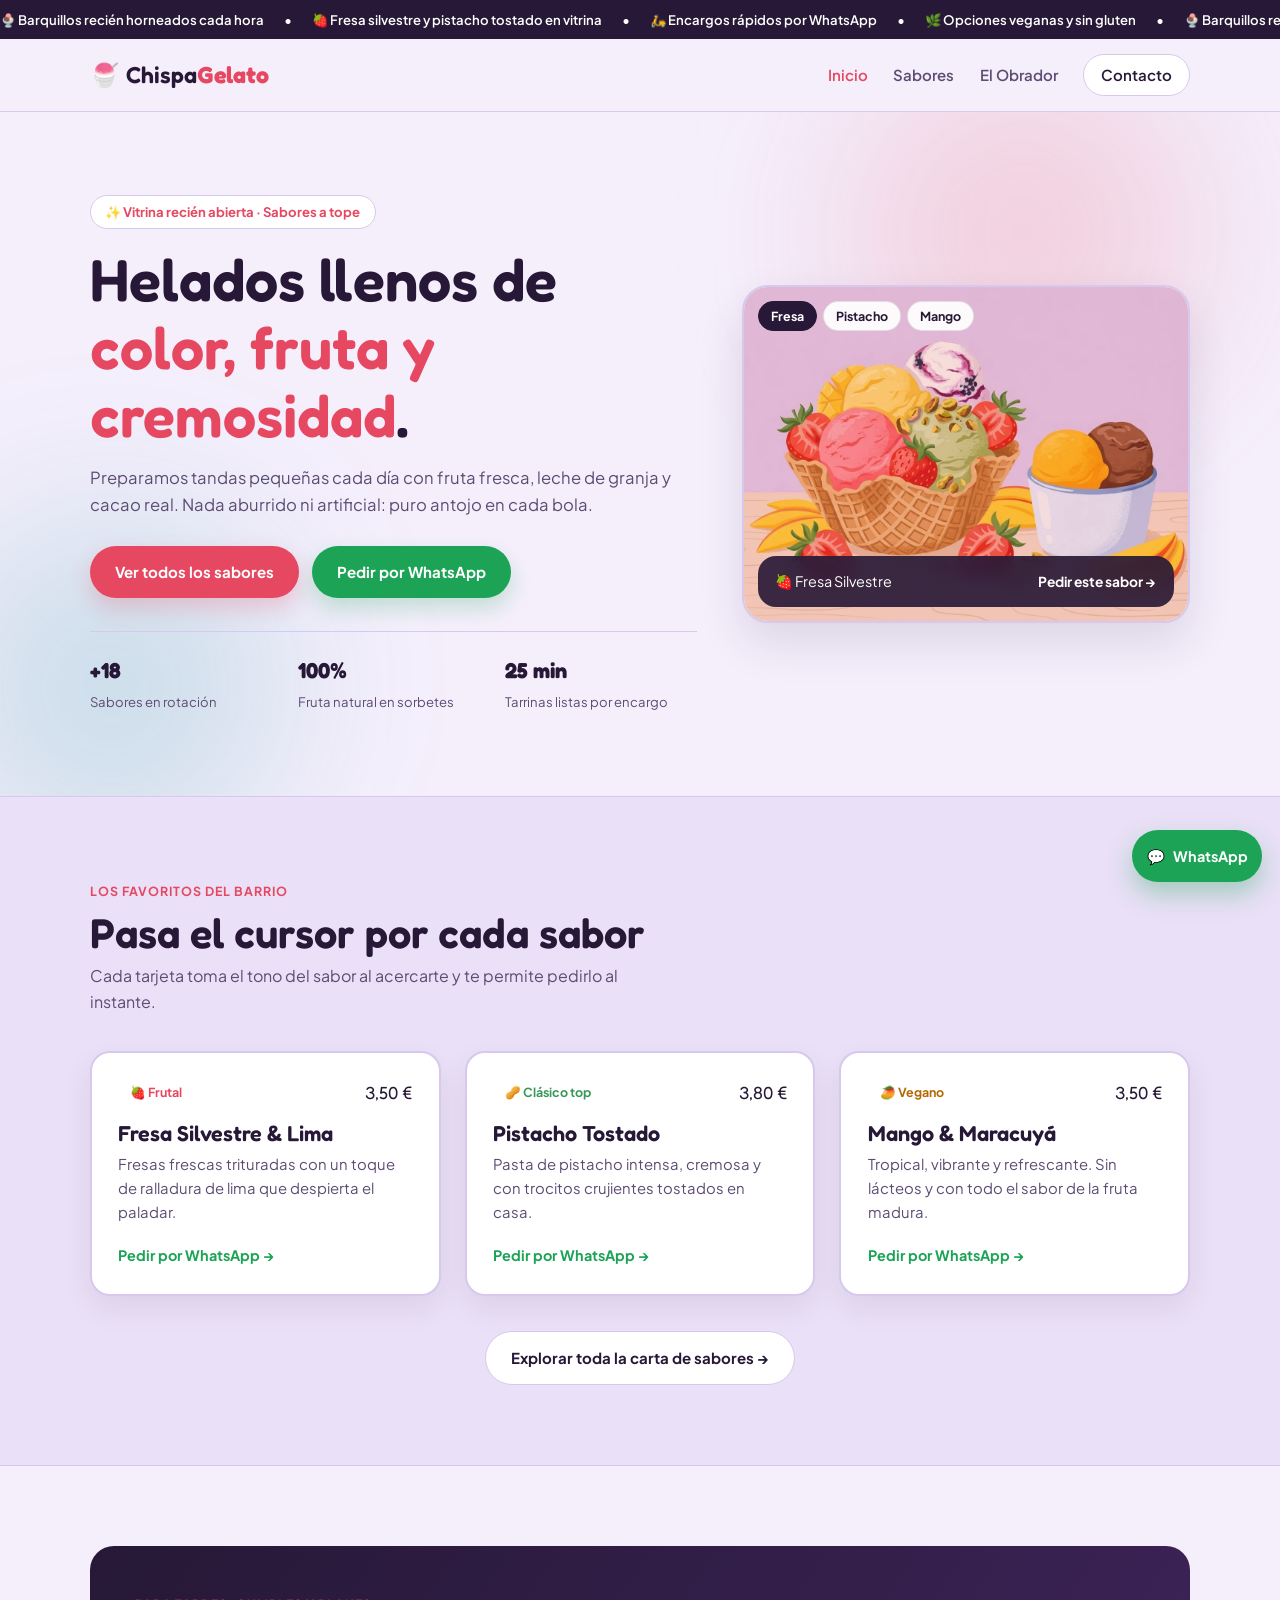
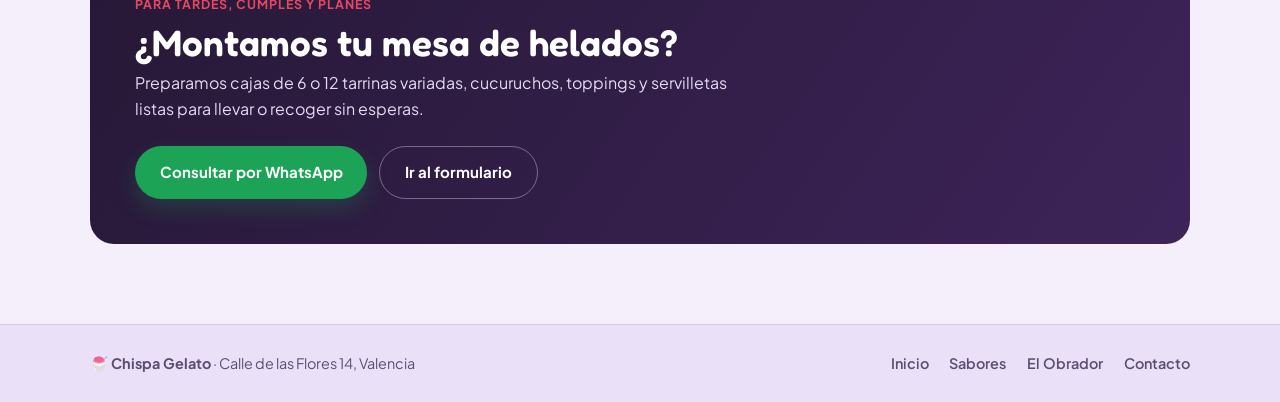
<file: index.html>
<!DOCTYPE html>
<html lang="es">
<head>
  <meta charset="UTF-8" />
  <meta name="viewport" content="width=device-width, initial-scale=1.0" />
  <title>Chispa Gelato — Heladería Artesanal y Colorida</title>
  <link rel="preconnect" href="https://fonts.googleapis.com" />
  <link rel="preconnect" href="https://fonts.gstatic.com" crossorigin />
  <link href="https://fonts.googleapis.com/css2?family=Fredoka:wght@500;600;700&family=Plus+Jakarta+Sans:wght@400;500;600;700&display=swap" rel="stylesheet" />
  <link rel="stylesheet" href="styles.css" />
</head>
<body>
  <div class="scroll-progress" id="scroll-progress"></div>

  <!-- Cinta superior alegre -->
  <div class="top-ticker">
    <div class="ticker-track">
      <span>🍨 Barquillos recién horneados cada hora</span>
      <span>•</span>
      <span>🍓 Fresa silvestre y pistacho tostado en vitrina</span>
      <span>•</span>
      <span>🛵 Encargos rápidos por WhatsApp</span>
      <span>•</span>
      <span>🌿 Opciones veganas y sin gluten</span>
      <span>•</span>
      <span>🍨 Barquillos recién horneados cada hora</span>
      <span>•</span>
      <span>🍓 Fresa silvestre y pistacho tostado en vitrina</span>
      <span>•</span>
      <span>🛵 Encargos rápidos por WhatsApp</span>
      <span>•</span>
      <span>🌿 Opciones veganas y sin gluten</span>
    </div>
  </div>

  <header class="site-header" id="site-header">
    <div class="container header-inner">
      <a href="index.html" class="logo">
        <span class="logo-scoop">🍧</span>
        <span>Chispa<strong>Gelato</strong></span>
      </a>

      <button class="menu-toggle" aria-label="Abrir menú" aria-expanded="false">☰</button>

      <nav class="nav-links" id="nav-links">
        <a href="index.html" class="active">Inicio</a>
        <a href="carta.html">Sabores</a>
        <a href="obrador.html">El Obrador</a>
        <a href="contacto.html" class="nav-pill">Contacto</a>
      </nav>
    </div>
  </header>

  <main>
    <!-- Hero colorido con burbujas flotantes e ilustración interactiva -->
    <section class="hero">
      <div class="blob blob-pink" id="blob-pink"></div>
      <div class="blob blob-mint" id="blob-mint"></div>

      <div class="container hero-grid">
        <div class="hero-content reveal">
          <span class="badge-fun">✨ Vitrina recién abierta · Sabores a tope</span>
          <h1>Helados llenos de <span>color, fruta y cremosidad</span>.</h1>
          <p class="hero-lead">
            Preparamos tandas pequeñas cada día con fruta fresca, leche de granja y cacao real. Nada aburrido ni artificial: puro antojo en cada bola.
          </p>

          <div class="hero-actions">
            <a href="carta.html" class="btn-primary">Ver todos los sabores</a>
            <a href="https://wa.me/34600123456?text=Hola%20Chispa%20Gelato!%20Quiero%20pedir%20helados%20hoy" target="_blank" rel="noopener" class="btn-whatsapp">
              Pedir por WhatsApp
            </a>
          </div>

          <div class="hero-perks">
            <div>
              <strong>+18</strong>
              <span>Sabores en rotación</span>
            </div>
            <div>
              <strong>100%</strong>
              <span>Fruta natural en sorbetes</span>
            </div>
            <div>
              <strong>25 min</strong>
              <span>Tarrinas listas por encargo</span>
            </div>
          </div>
        </div>

        <div class="hero-showcase reveal">
          <div class="hero-art-stage" id="hero-art-stage">
            <img
              src="./img/fondo.webp"
              alt="Bolas de helado artesanal de fresa, pistacho y mango"
              id="hero-art-img"
            />
            <div class="art-mood-overlay" id="art-mood-overlay" aria-hidden="true"></div>

            <div class="flavor-switcher-bar" role="group" aria-label="Destacar sabor en la ilustración">
              <button type="button" class="flavor-pill active" data-mood="rgba(230, 72, 98, 0.14)" data-label="🍓 Fresa Silvestre" data-msg="Hola! Quiero pedir helado de Fresa Silvestre">Fresa</button>
              <button type="button" class="flavor-pill" data-mood="rgba(56, 152, 88, 0.16)" data-label="🥜 Pistacho Tostado" data-msg="Hola! Quiero pedir helado de Pistacho Tostado">Pistacho</button>
              <button type="button" class="flavor-pill" data-mood="rgba(245, 158, 11, 0.17)" data-label="🥭 Mango & Maracuyá" data-msg="Hola! Quiero pedir sorbete de Mango y Maracuyá">Mango</button>
            </div>

            <a
              href="https://wa.me/34600123456?text=Hola!%20Quiero%20pedir%20helado%20de%20Fresa%20Silvestre"
              target="_blank"
              rel="noopener"
              class="art-caption-cta"
              id="art-caption-cta"
            >
              <span id="art-active-label">🍓 Fresa Silvestre</span>
              <strong>Pedir este sabor →</strong>
            </a>
          </div>
        </div>
      </div>
    </section>

    <!-- Sabores destacados con cambio de color en hover -->
    <section class="section section-colorful">
      <div class="container">
        <div class="section-head reveal">
          <span class="eyebrow">Los favoritos del barrio</span>
          <h2>Pasa el cursor por cada sabor</h2>
          <p>Cada tarjeta toma el tono del sabor al acercarte y te permite pedirlo al instante.</p>
        </div>

        <div class="flavors-grid">
          <article class="flavor-card reveal" data-color="#ffe0e8" data-border="#f46b8a">
            <div class="flavor-wave"></div>
            <div class="flavor-content">
              <div class="flavor-top">
                <span class="flavor-badge badge-pink">🍓 Frutal</span>
                <span class="flavor-price">3,50 €</span>
              </div>
              <h3>Fresa Silvestre &amp; Lima</h3>
              <p>Fresas frescas trituradas con un toque de ralladura de lima que despierta el paladar.</p>
              <a href="https://wa.me/34600123456?text=Hola!%20Quiero%20pedir%20helado%20de%20Fresa%20Silvestre%20y%20Lima" target="_blank" rel="noopener" class="flavor-wa-link">
                Pedir por WhatsApp →
              </a>
            </div>
          </article>

          <article class="flavor-card reveal" data-color="#dcf5e4" data-border="#3ea361">
            <div class="flavor-wave"></div>
            <div class="flavor-content">
              <div class="flavor-top">
                <span class="flavor-badge badge-green">🥜 Clásico top</span>
                <span class="flavor-price">3,80 €</span>
              </div>
              <h3>Pistacho Tostado</h3>
              <p>Pasta de pistacho intensa, cremosa y con trocitos crujientes tostados en casa.</p>
              <a href="https://wa.me/34600123456?text=Hola!%20Quiero%20pedir%20helado%20de%20Pistacho%20Tostado" target="_blank" rel="noopener" class="flavor-wa-link">
                Pedir por WhatsApp →
              </a>
            </div>
          </article>

          <article class="flavor-card reveal" data-color="#fff0c2" data-border="#e59a16">
            <div class="flavor-wave"></div>
            <div class="flavor-content">
              <div class="flavor-top">
                <span class="flavor-badge badge-mango">🥭 Vegano</span>
                <span class="flavor-price">3,50 €</span>
              </div>
              <h3>Mango &amp; Maracuyá</h3>
              <p>Tropical, vibrante y refrescante. Sin lácteos y con todo el sabor de la fruta madura.</p>
              <a href="https://wa.me/34600123456?text=Hola!%20Quiero%20pedir%20sorbete%20de%20Mango%20y%20Maracuy%C3%A1" target="_blank" rel="noopener" class="flavor-wa-link">
                Pedir por WhatsApp →
              </a>
            </div>
          </article>
        </div>

        <div class="center-btn reveal">
          <a href="carta.html" class="btn-secondary">Explorar toda la carta de sabores →</a>
        </div>
      </div>
    </section>

    <!-- Sección extra para dar más contenido y ritmo: Arma tu plan dulce -->
    <section class="section">
      <div class="container">
        <div class="plan-box reveal">
          <div class="plan-text">
            <span class="eyebrow">Para tardes, cumples y planes</span>
            <h2>¿Montamos tu mesa de helados?</h2>
            <p>
              Preparamos cajas de 6 o 12 tarrinas variadas, cucuruchos, toppings y servilletas listas para llevar o recoger sin esperas.
            </p>
          </div>
          <div class="plan-actions">
            <a href="https://wa.me/34600123456?text=Hola%20Chispa%20Gelato!%20Quiero%20consultar%20cajas%20de%20tarrinas%20para%20un%20plan%20o%20cumplea%C3%B1os" target="_blank" rel="noopener" class="btn-whatsapp">
              Consultar por WhatsApp
            </a>
            <a href="contacto.html" class="btn-outline">Ir al formulario</a>
          </div>
        </div>
      </div>
    </section>
  </main>

  <footer class="site-footer">
    <div class="container footer-inner">
      <div><strong>🍧 Chispa Gelato</strong> · Calle de las Flores 14, Valencia</div>
      <div class="footer-links">
        <a href="index.html">Inicio</a>
        <a href="carta.html">Sabores</a>
        <a href="obrador.html">El Obrador</a>
        <a href="contacto.html">Contacto</a>
      </div>
    </div>
  </footer>

  <!-- Botón flotante estratégico de WhatsApp -->
  <a href="https://wa.me/34600123456?text=Hola%20Chispa%20Gelato!%20Me%20gustar%C3%ADa%20hacer%20un%20pedido%20o%20consultar" target="_blank" rel="noopener" class="wa-float">
    <span class="wa-bubble">💬</span>
    <span class="wa-text">WhatsApp</span>
  </a>

  <script src="script.js"></script>
</body>
</html>
</file>
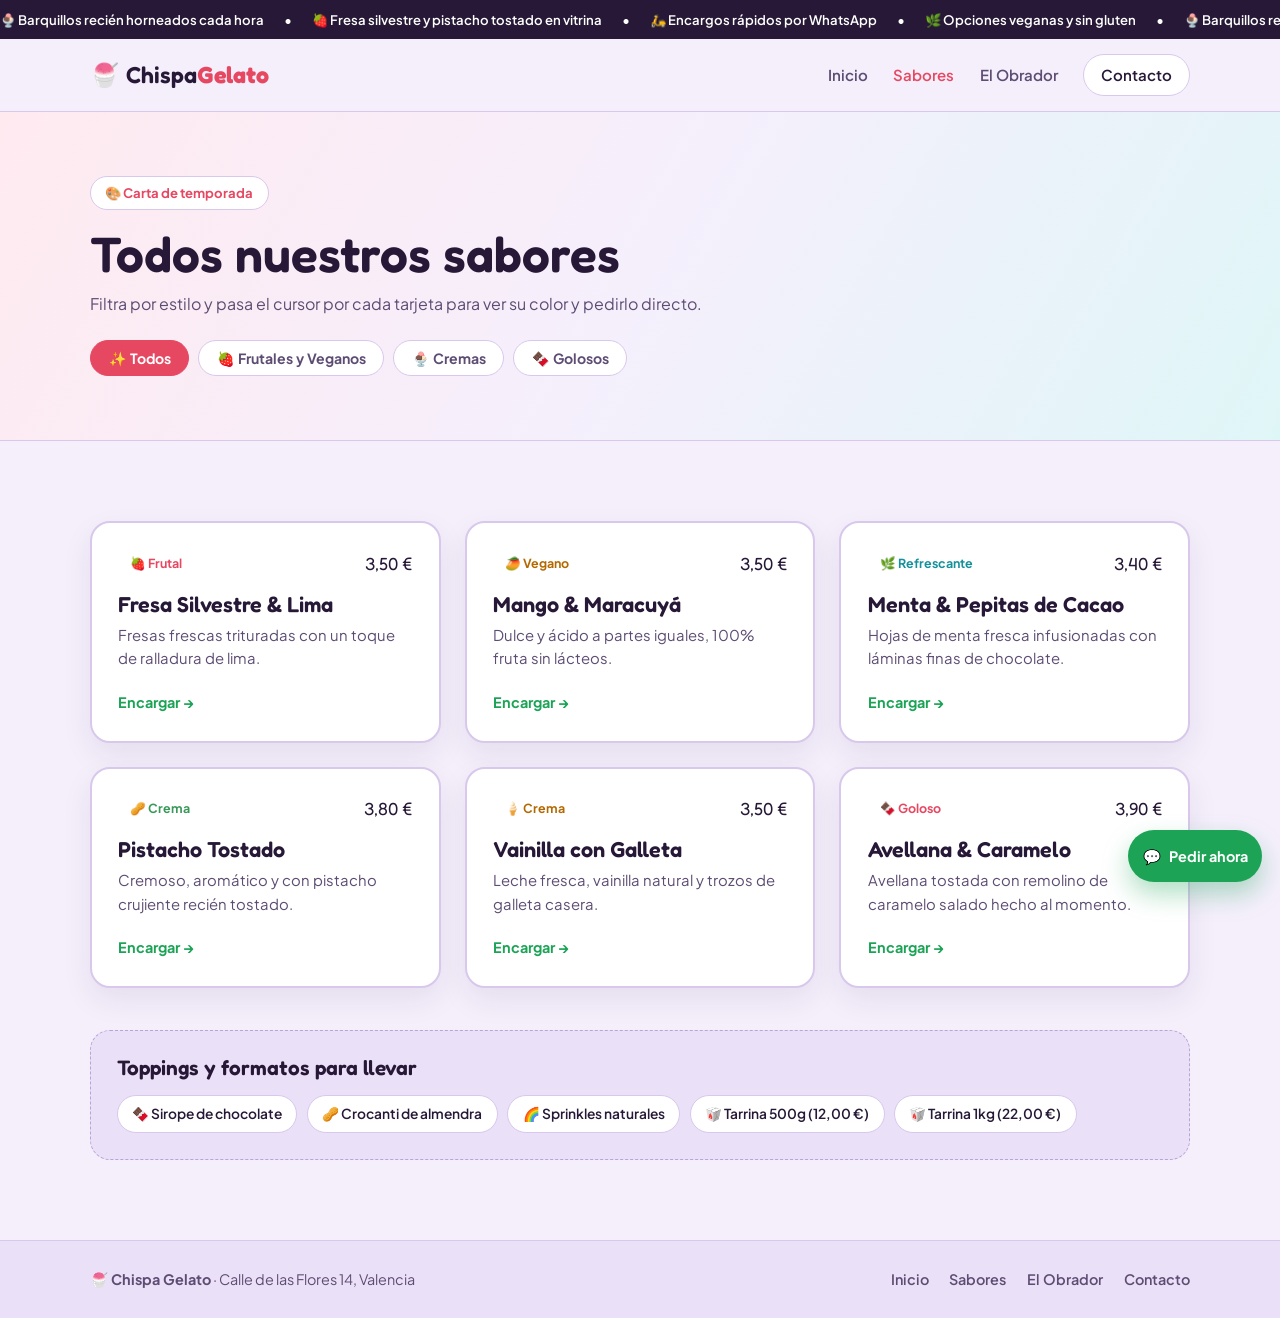
<file: carta.html>
<!DOCTYPE html>
<html lang="es">
<head>
  <meta charset="UTF-8" />
  <meta name="viewport" content="width=device-width, initial-scale=1.0" />
  <title>Sabores y Carta — Chispa Gelato</title>
  <link rel="preconnect" href="https://fonts.googleapis.com" />
  <link rel="preconnect" href="https://fonts.gstatic.com" crossorigin />
  <link href="https://fonts.googleapis.com/css2?family=Fredoka:wght@500;600;700&family=Plus+Jakarta+Sans:wght@400;500;600;700&display=swap" rel="stylesheet" />
  <link rel="stylesheet" href="styles.css" />
</head>
<body>
  <div class="scroll-progress" id="scroll-progress"></div>

  <div class="top-ticker">
    <div class="ticker-track">
      <span>🍨 Barquillos recién horneados cada hora</span>
      <span>•</span>
      <span>🍓 Fresa silvestre y pistacho tostado en vitrina</span>
      <span>•</span>
      <span>🛵 Encargos rápidos por WhatsApp</span>
      <span>•</span>
      <span>🌿 Opciones veganas y sin gluten</span>
      <span>•</span>
      <span>🍨 Barquillos recién horneados cada hora</span>
      <span>•</span>
      <span>🍓 Fresa silvestre y pistacho tostado en vitrina</span>
      <span>•</span>
      <span>🛵 Encargos rápidos por WhatsApp</span>
      <span>•</span>
      <span>🌿 Opciones veganas y sin gluten</span>
    </div>
  </div>

  <header class="site-header" id="site-header">
    <div class="container header-inner">
      <a href="index.html" class="logo">
        <span class="logo-scoop">🍧</span>
        <span>Chispa<strong>Gelato</strong></span>
      </a>

      <button class="menu-toggle" aria-label="Abrir menú" aria-expanded="false">☰</button>

      <nav class="nav-links" id="nav-links">
        <a href="index.html">Inicio</a>
        <a href="carta.html" class="active">Sabores</a>
        <a href="obrador.html">El Obrador</a>
        <a href="contacto.html" class="nav-pill">Contacto</a>
      </nav>
    </div>
  </header>

  <main>
    <section class="page-banner">
      <div class="container reveal">
        <span class="badge-fun">🎨 Carta de temporada</span>
        <h1>Todos nuestros sabores</h1>
        <p>Filtra por estilo y pasa el cursor por cada tarjeta para ver su color y pedirlo directo.</p>

        <div class="filter-group" role="group" aria-label="Filtrar sabores">
          <button class="filter-chip active" data-filter="todos">✨ Todos</button>
          <button class="filter-chip" data-filter="frutal">🍓 Frutales y Veganos</button>
          <button class="filter-chip" data-filter="crema">🍨 Cremas</button>
          <button class="filter-chip" data-filter="goloso">🍫 Golosos</button>
        </div>
      </div>
    </section>

    <section class="section">
      <div class="container">
        <div class="flavors-grid" id="carta-grid">
          <article class="flavor-card flavor-filter-item reveal" data-category="frutal" data-color="#ffe0e8" data-border="#f46b8a">
            <div class="flavor-wave"></div>
            <div class="flavor-content">
              <div class="flavor-top">
                <span class="flavor-badge badge-pink">🍓 Frutal</span>
                <span class="flavor-price">3,50 €</span>
              </div>
              <h3>Fresa Silvestre &amp; Lima</h3>
              <p>Fresas frescas trituradas con un toque de ralladura de lima.</p>
              <a href="https://wa.me/34600123456?text=Hola!%20Quiero%20pedir%20helado%20de%20Fresa%20Silvestre%20y%20Lima" target="_blank" rel="noopener" class="flavor-wa-link">Encargar →</a>
            </div>
          </article>

          <article class="flavor-card flavor-filter-item reveal" data-category="frutal" data-color="#fff0c2" data-border="#e59a16">
            <div class="flavor-wave"></div>
            <div class="flavor-content">
              <div class="flavor-top">
                <span class="flavor-badge badge-mango">🥭 Vegano</span>
                <span class="flavor-price">3,50 €</span>
              </div>
              <h3>Mango &amp; Maracuyá</h3>
              <p>Dulce y ácido a partes iguales, 100% fruta sin lácteos.</p>
              <a href="https://wa.me/34600123456?text=Hola!%20Quiero%20pedir%20sorbete%20de%20Mango%20y%20Maracuy%C3%A1" target="_blank" rel="noopener" class="flavor-wa-link">Encargar →</a>
            </div>
          </article>

          <article class="flavor-card flavor-filter-item reveal" data-category="frutal" data-color="#d4f5f2" data-border="#14919b">
            <div class="flavor-wave"></div>
            <div class="flavor-content">
              <div class="flavor-top">
                <span class="flavor-badge badge-mint">🌿 Refrescante</span>
                <span class="flavor-price">3,40 €</span>
              </div>
              <h3>Menta &amp; Pepitas de Cacao</h3>
              <p>Hojas de menta fresca infusionadas con láminas finas de chocolate.</p>
              <a href="https://wa.me/34600123456?text=Hola!%20Quiero%20pedir%20helado%20de%20Menta%20y%20Pepitas%20de%20Cacao" target="_blank" rel="noopener" class="flavor-wa-link">Encargar →</a>
            </div>
          </article>

          <article class="flavor-card flavor-filter-item reveal" data-category="crema" data-color="#dcf5e4" data-border="#3ea361">
            <div class="flavor-wave"></div>
            <div class="flavor-content">
              <div class="flavor-top">
                <span class="flavor-badge badge-green">🥜 Crema</span>
                <span class="flavor-price">3,80 €</span>
              </div>
              <h3>Pistacho Tostado</h3>
              <p>Cremoso, aromático y con pistacho crujiente recién tostado.</p>
              <a href="https://wa.me/34600123456?text=Hola!%20Quiero%20pedir%20helado%20de%20Pistacho%20Tostado" target="_blank" rel="noopener" class="flavor-wa-link">Encargar →</a>
            </div>
          </article>

          <article class="flavor-card flavor-filter-item reveal" data-category="crema" data-color="#fff4d6" data-border="#d99b26">
            <div class="flavor-wave"></div>
            <div class="flavor-content">
              <div class="flavor-top">
                <span class="flavor-badge badge-mango">🍦 Crema</span>
                <span class="flavor-price">3,50 €</span>
              </div>
              <h3>Vainilla con Galleta</h3>
              <p>Leche fresca, vainilla natural y trozos de galleta casera.</p>
              <a href="https://wa.me/34600123456?text=Hola!%20Quiero%20pedir%20helado%20de%20Vainilla%20con%20Galleta" target="_blank" rel="noopener" class="flavor-wa-link">Encargar →</a>
            </div>
          </article>

          <article class="flavor-card flavor-filter-item reveal" data-category="goloso" data-color="#f5dfd3" data-border="#9c4a27">
            <div class="flavor-wave"></div>
            <div class="flavor-content">
              <div class="flavor-top">
                <span class="flavor-badge badge-pink">🍫 Goloso</span>
                <span class="flavor-price">3,90 €</span>
              </div>
              <h3>Avellana &amp; Caramelo</h3>
              <p>Avellana tostada con remolino de caramelo salado hecho al momento.</p>
              <a href="https://wa.me/34600123456?text=Hola!%20Quiero%20pedir%20helado%20de%20Avellana%20y%20Caramelo" target="_blank" rel="noopener" class="flavor-wa-link">Encargar →</a>
            </div>
          </article>
        </div>

        <div class="extras-strip reveal">
          <h3>Toppings y formatos para llevar</h3>
          <div class="extras-pills">
            <span>🍫 Sirope de chocolate</span>
            <span>🥜 Crocanti de almendra</span>
            <span>🌈 Sprinkles naturales</span>
            <span>🥡 Tarrina 500g (12,00 €)</span>
            <span>🥡 Tarrina 1kg (22,00 €)</span>
          </div>
        </div>
      </div>
    </section>
  </main>

  <footer class="site-footer">
    <div class="container footer-inner">
      <div><strong>🍧 Chispa Gelato</strong> · Calle de las Flores 14, Valencia</div>
      <div class="footer-links">
        <a href="index.html">Inicio</a>
        <a href="carta.html">Sabores</a>
        <a href="obrador.html">El Obrador</a>
        <a href="contacto.html">Contacto</a>
      </div>
    </div>
  </footer>

  <a href="https://wa.me/34600123456?text=Hola%20Chispa%20Gelato!%20Quiero%20hacer%20un%20pedido%20desde%20la%20carta" target="_blank" rel="noopener" class="wa-float">
    <span class="wa-bubble">💬</span>
    <span class="wa-text">Pedir ahora</span>
  </a>

  <script src="script.js"></script>
</body>
</html>
</file>
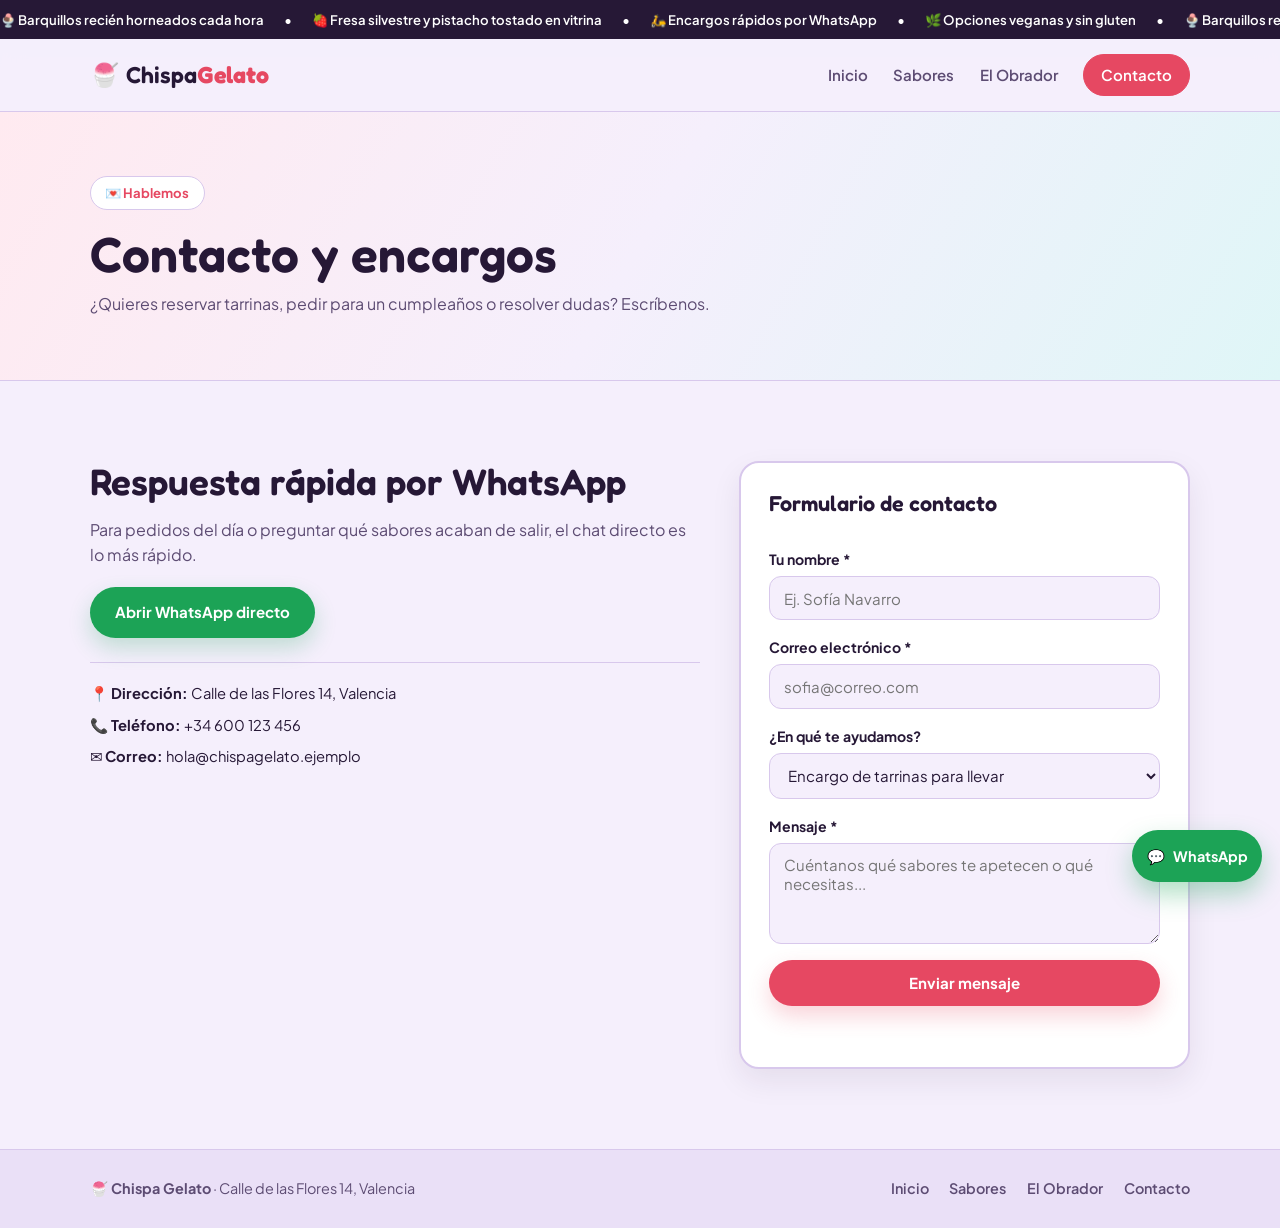
<file: contacto.html>
<!DOCTYPE html>
<html lang="es">
<head>
  <meta charset="UTF-8" />
  <meta name="viewport" content="width=device-width, initial-scale=1.0" />
  <title>Contacto — Chispa Gelato</title>
  <link rel="preconnect" href="https://fonts.googleapis.com" />
  <link rel="preconnect" href="https://fonts.gstatic.com" crossorigin />
  <link href="https://fonts.googleapis.com/css2?family=Fredoka:wght@500;600;700&family=Plus+Jakarta+Sans:wght@400;500;600;700&display=swap" rel="stylesheet" />
  <link rel="stylesheet" href="styles.css" />
</head>
<body>
  <div class="scroll-progress" id="scroll-progress"></div>

  <div class="top-ticker">
    <div class="ticker-track">
      <span>🍨 Barquillos recién horneados cada hora</span>
      <span>•</span>
      <span>🍓 Fresa silvestre y pistacho tostado en vitrina</span>
      <span>•</span>
      <span>🛵 Encargos rápidos por WhatsApp</span>
      <span>•</span>
      <span>🌿 Opciones veganas y sin gluten</span>
      <span>•</span>
      <span>🍨 Barquillos recién horneados cada hora</span>
      <span>•</span>
      <span>🍓 Fresa silvestre y pistacho tostado en vitrina</span>
      <span>•</span>
      <span>🛵 Encargos rápidos por WhatsApp</span>
      <span>•</span>
      <span>🌿 Opciones veganas y sin gluten</span>
    </div>
  </div>

  <header class="site-header" id="site-header">
    <div class="container header-inner">
      <a href="index.html" class="logo">
        <span class="logo-scoop">🍧</span>
        <span>Chispa<strong>Gelato</strong></span>
      </a>

      <button class="menu-toggle" aria-label="Abrir menú" aria-expanded="false">☰</button>

      <nav class="nav-links" id="nav-links">
        <a href="index.html">Inicio</a>
        <a href="carta.html">Sabores</a>
        <a href="obrador.html">El Obrador</a>
        <a href="contacto.html" class="nav-pill active">Contacto</a>
      </nav>
    </div>
  </header>

  <main>
    <section class="page-banner">
      <div class="container reveal">
        <span class="badge-fun">💌 Hablemos</span>
        <h1>Contacto y encargos</h1>
        <p>¿Quieres reservar tarrinas, pedir para un cumpleaños o resolver dudas? Escríbenos.</p>
      </div>
    </section>

    <section class="section">
      <div class="container contact-grid">
        <div class="contact-card reveal">
          <h2>Respuesta rápida por WhatsApp</h2>
          <p>Para pedidos del día o preguntar qué sabores acaban de salir, el chat directo es lo más rápido.</p>

          <a href="https://wa.me/34600123456?text=Hola%20Chispa%20Gelato!%20Quiero%20hacer%20un%20encargo" target="_blank" rel="noopener" class="btn-whatsapp">
            Abrir WhatsApp directo
          </a>

          <div class="contact-meta">
            <p><strong>📍 Dirección:</strong> Calle de las Flores 14, Valencia</p>
            <p><strong>📞 Teléfono:</strong> +34 600 123 456</p>
            <p><strong>✉️ Correo:</strong> hola@chispagelato.ejemplo</p>
          </div>
        </div>

        <form class="contact-form reveal" id="contact-form" novalidate>
          <h3>Formulario de contacto</h3>

          <label>
            Tu nombre *
            <input type="text" id="nombre" placeholder="Ej. Sofía Navarro" required />
          </label>

          <label>
            Correo electrónico *
            <input type="email" id="email" placeholder="sofia@correo.com" required />
          </label>

          <label>
            ¿En qué te ayudamos?
            <select id="motivo">
              <option value="Encargo de tarrinas">Encargo de tarrinas para llevar</option>
              <option value="Cumpleaños o evento">Cumpleaños o evento</option>
              <option value="Alérgenos o veganos">Duda sobre alérgenos o veganos</option>
              <option value="Otro">Otra consulta</option>
            </select>
          </label>

          <label>
            Mensaje *
            <textarea id="mensaje" rows="4" placeholder="Cuéntanos qué sabores te apetecen o qué necesitas..." required></textarea>
          </label>

          <button type="submit" class="btn-primary full-w">Enviar mensaje</button>
          <p class="form-status" id="form-status" aria-live="polite"></p>
        </form>
      </div>
    </section>
  </main>

  <footer class="site-footer">
    <div class="container footer-inner">
      <div><strong>🍧 Chispa Gelato</strong> · Calle de las Flores 14, Valencia</div>
      <div class="footer-links">
        <a href="index.html">Inicio</a>
        <a href="carta.html">Sabores</a>
        <a href="obrador.html">El Obrador</a>
        <a href="contacto.html">Contacto</a>
      </div>
    </div>
  </footer>

  <a href="https://wa.me/34600123456?text=Hola%20Chispa%20Gelato!%20Tengo%20una%20consulta" target="_blank" rel="noopener" class="wa-float">
    <span class="wa-bubble">💬</span>
    <span class="wa-text">WhatsApp</span>
  </a>

  <script src="script.js"></script>
</body>
</html>
</file>
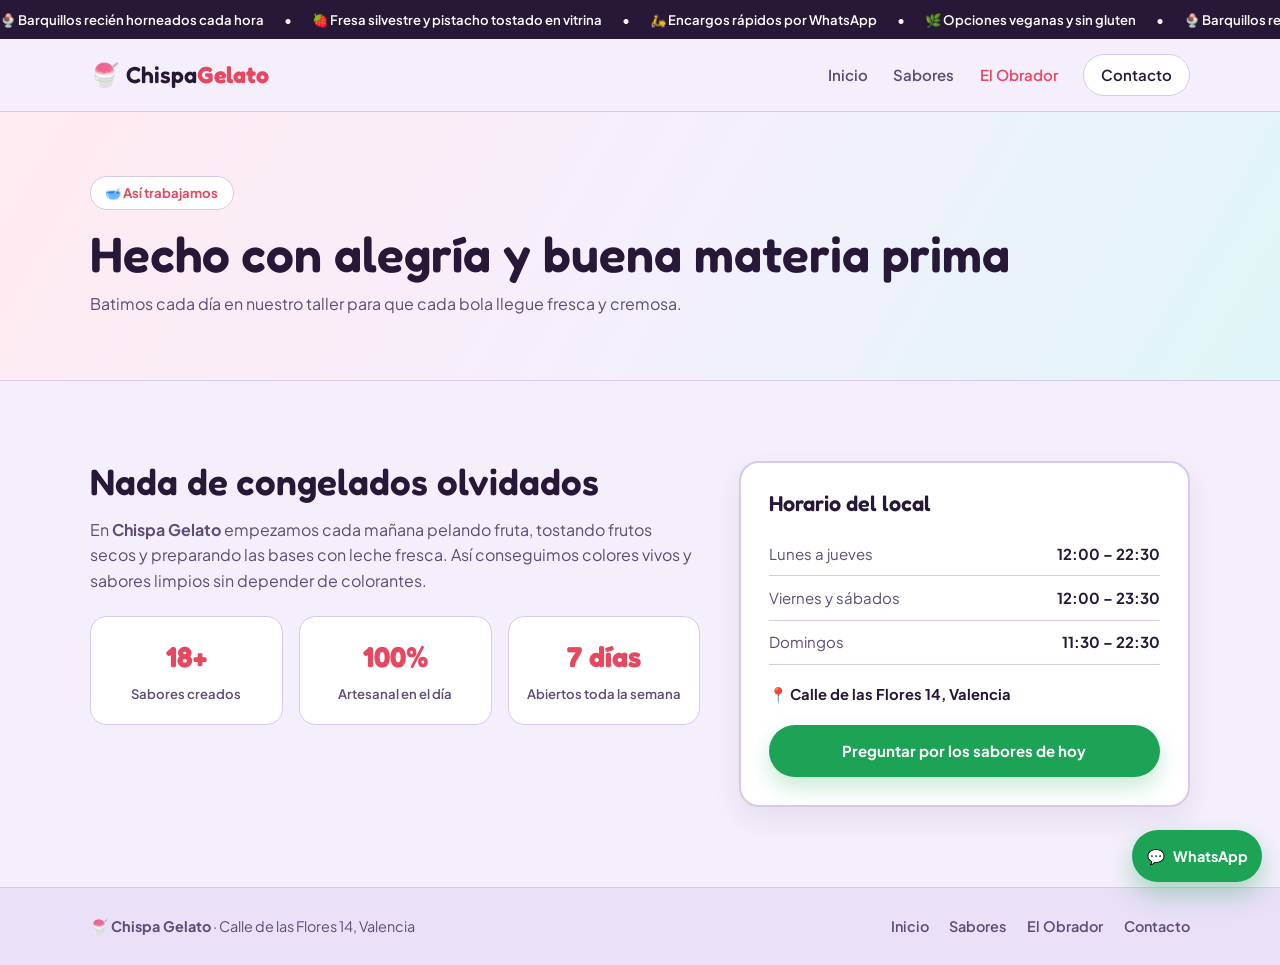
<file: obrador.html>
<!DOCTYPE html>
<html lang="es">
<head>
  <meta charset="UTF-8" />
  <meta name="viewport" content="width=device-width, initial-scale=1.0" />
  <title>El Obrador — Chispa Gelato</title>
  <link rel="preconnect" href="https://fonts.googleapis.com" />
  <link rel="preconnect" href="https://fonts.gstatic.com" crossorigin />
  <link href="https://fonts.googleapis.com/css2?family=Fredoka:wght@500;600;700&family=Plus+Jakarta+Sans:wght@400;500;600;700&display=swap" rel="stylesheet" />
  <link rel="stylesheet" href="styles.css" />
</head>
<body>
  <div class="scroll-progress" id="scroll-progress"></div>

  <div class="top-ticker">
    <div class="ticker-track">
      <span>🍨 Barquillos recién horneados cada hora</span>
      <span>•</span>
      <span>🍓 Fresa silvestre y pistacho tostado en vitrina</span>
      <span>•</span>
      <span>🛵 Encargos rápidos por WhatsApp</span>
      <span>•</span>
      <span>🌿 Opciones veganas y sin gluten</span>
      <span>•</span>
      <span>🍨 Barquillos recién horneados cada hora</span>
      <span>•</span>
      <span>🍓 Fresa silvestre y pistacho tostado en vitrina</span>
      <span>•</span>
      <span>🛵 Encargos rápidos por WhatsApp</span>
      <span>•</span>
      <span>🌿 Opciones veganas y sin gluten</span>
    </div>
  </div>

  <header class="site-header" id="site-header">
    <div class="container header-inner">
      <a href="index.html" class="logo">
        <span class="logo-scoop">🍧</span>
        <span>Chispa<strong>Gelato</strong></span>
      </a>

      <button class="menu-toggle" aria-label="Abrir menú" aria-expanded="false">☰</button>

      <nav class="nav-links" id="nav-links">
        <a href="index.html">Inicio</a>
        <a href="carta.html">Sabores</a>
        <a href="obrador.html" class="active">El Obrador</a>
        <a href="contacto.html" class="nav-pill">Contacto</a>
      </nav>
    </div>
  </header>

  <main>
    <section class="page-banner">
      <div class="container reveal">
        <span class="badge-fun">🥣 Así trabajamos</span>
        <h1>Hecho con alegría y buena materia prima</h1>
        <p>Batimos cada día en nuestro taller para que cada bola llegue fresca y cremosa.</p>
      </div>
    </section>

    <section class="section">
      <div class="container obrador-grid">
        <div class="obrador-story reveal">
          <h2>Nada de congelados olvidados</h2>
          <p>
            En <strong>Chispa Gelato</strong> empezamos cada mañana pelando fruta, tostando frutos secos y preparando las bases con leche fresca. Así conseguimos colores vivos y sabores limpios sin depender de colorantes.
          </p>

          <div class="fun-stats">
            <div class="fun-stat-card">
              <strong class="counter" data-target="18" data-suffix="+">0+</strong>
              <span>Sabores creados</span>
            </div>
            <div class="fun-stat-card">
              <strong class="counter" data-target="100" data-suffix="%">0%</strong>
              <span>Artesanal en el día</span>
            </div>
            <div class="fun-stat-card">
              <strong class="counter" data-target="7" data-suffix=" días">0 días</strong>
              <span>Abiertos toda la semana</span>
            </div>
          </div>
        </div>

        <aside class="schedule-card reveal">
          <h3>Horario del local</h3>
          <ul class="schedule-list">
            <li><span>Lunes a jueves</span><strong>12:00 – 22:30</strong></li>
            <li><span>Viernes y sábados</span><strong>12:00 – 23:30</strong></li>
            <li><span>Domingos</span><strong>11:30 – 22:30</strong></li>
          </ul>
          <p class="schedule-address">📍 Calle de las Flores 14, Valencia</p>
          <a href="https://wa.me/34600123456?text=Hola%20Chispa%20Gelato!%20Quiero%20saber%20qu%C3%A9%20sabores%20hay%20hoy" target="_blank" rel="noopener" class="btn-whatsapp full-w">
            Preguntar por los sabores de hoy
          </a>
        </aside>
      </div>
    </section>
  </main>

  <footer class="site-footer">
    <div class="container footer-inner">
      <div><strong>🍧 Chispa Gelato</strong> · Calle de las Flores 14, Valencia</div>
      <div class="footer-links">
        <a href="index.html">Inicio</a>
        <a href="carta.html">Sabores</a>
        <a href="obrador.html">El Obrador</a>
        <a href="contacto.html">Contacto</a>
      </div>
    </div>
  </footer>

  <a href="https://wa.me/34600123456?text=Hola%20Chispa%20Gelato!%20Quiero%20consultar" target="_blank" rel="noopener" class="wa-float">
    <span class="wa-bubble">💬</span>
    <span class="wa-text">WhatsApp</span>
  </a>

  <script src="script.js"></script>
</body>
</html>
</file>
<file: styles.css>
:root {
  --bg: #f5effc;
  --bg-soft: #eae0f7;
  --surface: #ffffff;
  --ink: #261836;
  --ink-muted: #5d4c73;
  --pink: #e64862;
  --pink-hover: #cc354e;
  --green: #389858;
  --mango: #f59e0b;
  --mint: #14919b;
  --wa: #1ca356;
  --wa-hover: #158243;
  --border: #d8c8ec;
  --radius: 20px;
  --shadow: 0 12px 30px rgba(38, 24, 54, 0.08);
}

* {
  box-sizing: border-box;
  margin: 0;
  padding: 0;
}

html {
  scroll-behavior: smooth;
}

body {
  font-family: "Plus Jakarta Sans", system-ui, sans-serif;
  background-color: var(--bg);
  color: var(--ink);
  line-height: 1.6;
  overflow-x: hidden;
}

h1, h2, h3, .logo {
  font-family: "Fredoka", system-ui, sans-serif;
  font-weight: 600;
  line-height: 1.15;
}

.container {
  width: min(1100px, 90%);
  margin-inline: auto;
}

/* Barra superior de progreso */
.scroll-progress {
  position: fixed;
  top: 0;
  left: 0;
  height: 3px;
  width: 0%;
  background: linear-gradient(90deg, var(--pink), var(--mango), var(--green), var(--mint));
  z-index: 80;
  pointer-events: none;
}

/* Cinta superior alegre */
.top-ticker {
  background: var(--ink);
  color: #fff;
  padding-block: 0.55rem;
  overflow: hidden;
  font-size: 0.82rem;
  font-weight: 600;
}

.ticker-track {
  display: flex;
  width: max-content;
  gap: 1.25rem;
  animation: tickerRun 26s linear infinite;
}

.top-ticker:hover .ticker-track {
  animation-play-state: paused;
}

@keyframes tickerRun {
  from { transform: translateX(0); }
  to { transform: translateX(-50%); }
}

/* Header */
.site-header {
  position: sticky;
  top: 0;
  z-index: 40;
  background: rgba(245, 239, 252, 0.92);
  backdrop-filter: blur(12px);
  border-bottom: 1px solid var(--border);
  transition: box-shadow 0.25s ease;
}

.site-header.scrolled {
  box-shadow: 0 8px 24px rgba(38, 24, 54, 0.09);
}

.header-inner {
  display: flex;
  align-items: center;
  justify-content: space-between;
  min-height: 72px;
}

.logo {
  display: inline-flex;
  align-items: center;
  gap: 0.45rem;
  text-decoration: none;
  color: var(--ink);
  font-size: 1.45rem;
}

.logo strong {
  color: var(--pink);
}

.nav-links {
  display: flex;
  align-items: center;
  gap: 1.6rem;
}

.nav-links a {
  text-decoration: none;
  color: var(--ink-muted);
  font-size: 0.94rem;
  font-weight: 600;
  transition: color 0.2s ease;
}

.nav-links a:hover,
.nav-links a.active {
  color: var(--pink);
}

.nav-pill {
  background: var(--surface);
  color: var(--ink) !important;
  padding: 0.5rem 1.05rem;
  border-radius: 999px;
  border: 1px solid var(--border);
}

.nav-pill.active,
.nav-pill:hover {
  background: var(--pink) !important;
  color: #fff !important;
  border-color: var(--pink);
}

.menu-toggle {
  display: none;
  background: var(--surface);
  border: 1px solid var(--border);
  border-radius: 10px;
  padding: 0.4rem 0.7rem;
  font-size: 1.2rem;
  cursor: pointer;
}

/* Botones */
.btn-primary,
.btn-secondary,
.btn-outline,
.btn-whatsapp {
  display: inline-flex;
  align-items: center;
  justify-content: center;
  gap: 0.45rem;
  text-decoration: none;
  font-family: inherit;
  font-weight: 700;
  font-size: 0.94rem;
  border-radius: 999px;
  padding: 0.85rem 1.55rem;
  border: none;
  cursor: pointer;
  transition: transform 0.2s ease, background-color 0.2s ease, box-shadow 0.2s ease;
}

.btn-primary {
  background: var(--pink);
  color: #fff;
  box-shadow: 0 10px 22px rgba(230, 72, 98, 0.24);
}

.btn-primary:hover {
  background: var(--pink-hover);
  transform: translateY(-2px);
}

.btn-secondary {
  background: var(--surface);
  color: var(--ink);
  border: 1px solid var(--border);
}

.btn-secondary:hover {
  background: var(--bg-soft);
  transform: translateY(-2px);
}

.btn-outline {
  background: transparent;
  color: var(--ink);
  border: 1.5px solid var(--border);
}

.btn-outline:hover {
  border-color: var(--ink);
  transform: translateY(-2px);
}

.btn-whatsapp {
  background: var(--wa);
  color: #fff;
  box-shadow: 0 10px 22px rgba(28, 163, 86, 0.24);
}

.btn-whatsapp:hover {
  background: var(--wa-hover);
  transform: translateY(-2px);
}

.full-w {
  width: 100%;
}

/* Hero */
.hero {
  position: relative;
  padding-block: clamp(3.2rem, 7vw, 5.2rem);
  overflow: hidden;
}

.blob {
  position: absolute;
  border-radius: 999px;
  filter: blur(85px);
  pointer-events: none;
  z-index: 0;
  transition: transform 0.35s ease-out;
}

.blob-pink {
  width: 360px;
  height: 360px;
  background: rgba(230, 72, 98, 0.18);
  top: -60px;
  right: 6%;
}

.blob-mint {
  width: 340px;
  height: 340px;
  background: rgba(20, 145, 155, 0.18);
  bottom: -60px;
  left: -60px;
}

.hero-grid {
  position: relative;
  z-index: 1;
  display: grid;
  grid-template-columns: 1.15fr 0.85fr;
  gap: 2.8rem;
  align-items: center;
}

.badge-fun {
  display: inline-block;
  background: var(--surface);
  color: var(--pink);
  border: 1px solid var(--border);
  font-size: 0.82rem;
  font-weight: 700;
  padding: 0.35rem 0.9rem;
  border-radius: 999px;
  margin-bottom: 1rem;
}

.hero h1 {
  font-size: clamp(2.4rem, 5vw, 3.7rem);
  margin-bottom: 1rem;
}

.hero h1 span {
  color: var(--pink);
}

.hero-lead {
  color: var(--ink-muted);
  font-size: 1.04rem;
  max-width: 52ch;
  margin-bottom: 1.75rem;
}

.hero-actions {
  display: flex;
  flex-wrap: wrap;
  gap: 0.85rem;
  margin-bottom: 2.1rem;
}

.hero-perks {
  display: grid;
  grid-template-columns: repeat(3, 1fr);
  gap: 1rem;
  padding-top: 1.3rem;
  border-top: 1px solid var(--border);
}

.hero-perks strong {
  display: block;
  font-family: "Fredoka", sans-serif;
  font-size: 1.35rem;
  color: var(--ink);
}

.hero-perks span {
  font-size: 0.82rem;
  color: var(--ink-muted);
}

/* Escena ilustrada interactiva en el Hero */
.hero-art-stage {
  position: relative;
  border-radius: 26px;
  overflow: hidden;
  border: 2px solid var(--border);
  background: var(--surface);
  box-shadow: 0 20px 45px rgba(38, 24, 54, 0.12);
}

.hero-art-stage img {
  width: 100%;
  aspect-ratio: 4 / 3;
  object-fit: cover;
  display: block;
  transition: transform 0.55s cubic-bezier(0.22, 1, 0.36, 1), filter 0.45s ease;
}

.hero-art-stage.is-popping img {
  transform: scale(1.03);
}

.art-mood-overlay {
  position: absolute;
  inset: 0;
  background: rgba(230, 72, 98, 0.14);
  mix-blend-mode: multiply;
  transition: background-color 0.4s ease;
  pointer-events: none;
}

.flavor-switcher-bar {
  position: absolute;
  top: 14px;
  left: 14px;
  display: flex;
  gap: 0.4rem;
  z-index: 2;
}

.flavor-pill {
  background: rgba(255, 255, 255, 0.92);
  backdrop-filter: blur(8px);
  border: 1px solid rgba(38, 24, 54, 0.12);
  color: var(--ink);
  font-family: inherit;
  font-size: 0.78rem;
  font-weight: 700;
  padding: 0.35rem 0.75rem;
  border-radius: 999px;
  cursor: pointer;
  transition: transform 0.2s ease, background-color 0.2s ease, color 0.2s ease;
}

.flavor-pill:hover {
  transform: translateY(-1px);
}

.flavor-pill.active {
  background: var(--ink);
  color: #fff;
  border-color: var(--ink);
}

.art-caption-cta {
  position: absolute;
  left: 14px;
  right: 14px;
  bottom: 14px;
  z-index: 2;
  background: rgba(38, 24, 54, 0.9);
  backdrop-filter: blur(10px);
  color: #fff;
  text-decoration: none;
  padding: 0.85rem 1.1rem;
  border-radius: 18px;
  display: flex;
  justify-content: space-between;
  align-items: center;
  gap: 0.75rem;
  font-size: 0.9rem;
  transition: transform 0.25s ease, background-color 0.25s ease;
}

.art-caption-cta:hover {
  transform: translateY(-2px);
  background: var(--pink);
}

.art-caption-cta strong {
  font-size: 0.86rem;
  white-space: nowrap;
}

/* Secciones y Tarjetas con Hover de Sabor */
.section {
  padding-block: clamp(3.4rem, 7vw, 5rem);
}

.section-colorful {
  background: var(--bg-soft);
  border-block: 1px solid var(--border);
}

.page-banner {
  background: linear-gradient(120deg, #ffeaf0 0%, #f5effc 50%, #dff6f7 100%);
  border-bottom: 1px solid var(--border);
  padding-block: clamp(2.6rem, 6vw, 4rem);
}

.page-banner h1 {
  font-size: clamp(2.2rem, 4.5vw, 3.1rem);
  margin-bottom: 0.5rem;
}

.page-banner p {
  color: var(--ink-muted);
  max-width: 56ch;
}

.eyebrow {
  display: inline-block;
  font-size: 0.78rem;
  text-transform: uppercase;
  letter-spacing: 0.08em;
  font-weight: 700;
  color: var(--pink);
  margin-bottom: 0.4rem;
}

.section-head {
  max-width: 560px;
  margin-bottom: 2.3rem;
}

.section-head h2 {
  font-size: clamp(1.9rem, 4vw, 2.6rem);
  margin-bottom: 0.4rem;
}

.section-head p {
  color: var(--ink-muted);
}

.flavors-grid {
  display: grid;
  grid-template-columns: repeat(3, 1fr);
  gap: 1.5rem;
}

.flavor-card {
  position: relative;
  overflow: hidden;
  background: var(--surface);
  border: 2px solid var(--border);
  border-radius: var(--radius);
  padding: 1.65rem;
  box-shadow: var(--shadow);
  transition: transform 0.3s cubic-bezier(0.22, 1, 0.36, 1), border-color 0.3s ease, box-shadow 0.3s ease;
}

.flavor-wave {
  position: absolute;
  inset: 0;
  background-color: var(--flavor-color, #ffe0e8);
  clip-path: circle(0% at 80% 20%);
  transition: clip-path 0.5s cubic-bezier(0.22, 1, 0.36, 1);
  z-index: 0;
  pointer-events: none;
}

.flavor-card:hover .flavor-wave {
  clip-path: circle(155% at 80% 20%);
}

.flavor-card:hover {
  transform: translateY(-6px);
  border-color: var(--flavor-border, var(--pink));
  box-shadow: 0 18px 36px rgba(38, 24, 54, 0.12);
}

.flavor-content {
  position: relative;
  z-index: 1;
}

.flavor-top {
  display: flex;
  justify-content: space-between;
  align-items: center;
  margin-bottom: 0.85rem;
}

.flavor-badge {
  font-size: 0.78rem;
  font-weight: 700;
  padding: 0.25rem 0.75rem;
  border-radius: 999px;
  background: rgba(255, 255, 255, 0.92);
}

.badge-pink { color: var(--pink); }
.badge-green { color: var(--green); }
.badge-mango { color: #b46900; }
.badge-mint { color: var(--mint); }

.flavor-price {
  font-family: "Fredoka", sans-serif;
  font-size: 1.1rem;
}

.flavor-card h3 {
  font-size: 1.35rem;
  margin-bottom: 0.45rem;
}

.flavor-card p {
  font-size: 0.93rem;
  color: var(--ink-muted);
  margin-bottom: 1.1rem;
}

.flavor-card:hover p {
  color: var(--ink);
}

.flavor-wa-link {
  display: inline-block;
  text-decoration: none;
  font-weight: 700;
  font-size: 0.9rem;
  color: var(--wa);
  transition: transform 0.2s ease;
}

.flavor-card:hover .flavor-wa-link {
  transform: translateX(4px);
}

.center-btn {
  text-align: center;
  margin-top: 2.2rem;
}

/* Filtros en carta */
.filter-group {
  display: flex;
  flex-wrap: wrap;
  gap: 0.55rem;
  margin-top: 1.5rem;
}

.filter-chip {
  background: var(--surface);
  border: 1.5px solid var(--border);
  border-radius: 999px;
  padding: 0.5rem 1.1rem;
  font-family: inherit;
  font-size: 0.88rem;
  font-weight: 700;
  color: var(--ink-muted);
  cursor: pointer;
  transition: all 0.2s ease;
}

.filter-chip:hover,
.filter-chip.active {
  background: var(--pink);
  color: #fff;
  border-color: var(--pink);
}

.extras-strip {
  margin-top: 2.6rem;
  background: var(--bg-soft);
  border: 1.5px dashed #b9a4d6;
  border-radius: var(--radius);
  padding: 1.6rem;
}

.extras-strip h3 {
  font-size: 1.3rem;
  margin-bottom: 0.9rem;
}

.extras-pills {
  display: flex;
  flex-wrap: wrap;
  gap: 0.6rem;
}

.extras-pills span {
  background: var(--surface);
  border: 1px solid var(--border);
  padding: 0.45rem 0.9rem;
  border-radius: 999px;
  font-size: 0.86rem;
  font-weight: 600;
}

/* Caja de plan dulce */
.plan-box {
  background: linear-gradient(125deg, var(--ink) 0%, #3d2459 100%);
  color: #fff;
  border-radius: 24px;
  padding: clamp(1.8rem, 4vw, 2.8rem);
  display: flex;
  justify-content: space-between;
  align-items: center;
  flex-wrap: wrap;
  gap: 1.5rem;
}

.plan-text h2 {
  font-size: clamp(1.7rem, 3.5vw, 2.3rem);
  margin-bottom: 0.4rem;
}

.plan-text p {
  color: #e4daf2;
  max-width: 50ch;
}

.plan-actions {
  display: flex;
  flex-wrap: wrap;
  gap: 0.75rem;
}

.plan-actions .btn-outline {
  color: #fff;
  border-color: rgba(255, 255, 255, 0.35);
}

.plan-actions .btn-outline:hover {
  background: rgba(255, 255, 255, 0.1);
  border-color: #fff;
}

/* Obrador y Contacto */
.obrador-grid,
.contact-grid {
  display: grid;
  grid-template-columns: 1.15fr 0.85fr;
  gap: 2.4rem;
  align-items: start;
}

.obrador-story h2,
.contact-card h2 {
  font-size: clamp(1.8rem, 3.5vw, 2.3rem);
  margin-bottom: 0.8rem;
}

.obrador-story p,
.contact-card > p {
  color: var(--ink-muted);
  margin-bottom: 1.2rem;
}

.fun-stats {
  display: grid;
  grid-template-columns: repeat(3, 1fr);
  gap: 1rem;
  margin-top: 1.4rem;
}

.fun-stat-card {
  background: var(--surface);
  border: 1px solid var(--border);
  border-radius: 16px;
  padding: 1.1rem;
  text-align: center;
}

.fun-stat-card strong {
  display: block;
  font-family: "Fredoka", sans-serif;
  font-size: 1.8rem;
  color: var(--pink);
}

.fun-stat-card span {
  font-size: 0.82rem;
  color: var(--ink-muted);
  font-weight: 600;
}

.schedule-card,
.contact-form {
  background: var(--surface);
  border: 2px solid var(--border);
  border-radius: var(--radius);
  padding: 1.75rem;
  box-shadow: var(--shadow);
}

.schedule-card h3,
.contact-form h3 {
  font-size: 1.35rem;
  margin-bottom: 1rem;
}

.schedule-list {
  list-style: none;
  margin-bottom: 1.1rem;
}

.schedule-list li {
  display: flex;
  justify-content: space-between;
  padding-block: 0.6rem;
  border-bottom: 1px solid var(--border);
  font-size: 0.94rem;
}

.schedule-list li span {
  color: var(--ink-muted);
}

.schedule-address {
  font-weight: 700;
  font-size: 0.92rem;
  margin-bottom: 1.2rem;
}

.contact-meta {
  margin-top: 1.5rem;
  padding-top: 1.2rem;
  border-top: 1px solid var(--border);
  display: flex;
  flex-direction: column;
  gap: 0.5rem;
  font-size: 0.92rem;
}

.contact-form {
  display: flex;
  flex-direction: column;
  gap: 1rem;
}

.contact-form label {
  display: flex;
  flex-direction: column;
  gap: 0.35rem;
  font-size: 0.88rem;
  font-weight: 700;
}

.contact-form input,
.contact-form select,
.contact-form textarea {
  font-family: inherit;
  font-size: 0.94rem;
  padding: 0.72rem 0.9rem;
  border: 1.5px solid var(--border);
  border-radius: 12px;
  background: var(--bg);
  color: var(--ink);
}

.contact-form input:focus,
.contact-form select:focus,
.contact-form textarea:focus {
  outline: 2px solid var(--pink);
  outline-offset: 1px;
}

.form-status {
  font-size: 0.9rem;
  font-weight: 700;
  color: var(--green);
  min-height: 1.2em;
}

/* Botón flotante de WhatsApp */
.wa-float {
  position: fixed;
  right: 18px;
  bottom: 18px;
  z-index: 45;
  background: var(--wa);
  color: #fff;
  text-decoration: none;
  display: inline-flex;
  align-items: center;
  gap: 0.5rem;
  padding: 0.8rem 1.2rem;
  border-radius: 999px;
  font-weight: 700;
  font-size: 0.9rem;
  box-shadow: 0 12px 26px rgba(28, 163, 86, 0.35);
  transition: transform 0.2s ease, background-color 0.2s ease;
}

.wa-float:hover {
  background: var(--wa-hover);
  transform: translateY(-3px) scale(1.03);
}

/* Footer */
.site-footer {
  border-top: 1px solid var(--border);
  background: var(--bg-soft);
  padding-block: 1.7rem;
  color: var(--ink-muted);
  font-size: 0.9rem;
}

.footer-inner {
  display: flex;
  justify-content: space-between;
  align-items: center;
  flex-wrap: wrap;
  gap: 1rem;
}

.footer-links {
  display: flex;
  gap: 1.3rem;
}

.footer-links a {
  text-decoration: none;
  color: var(--ink-muted);
  font-weight: 600;
}

.footer-links a:hover {
  color: var(--pink);
}

/* Animación Reveal */
.reveal {
  opacity: 0;
  transform: translateY(22px);
  transition: opacity 0.6s cubic-bezier(0.22, 1, 0.36, 1), transform 0.6s cubic-bezier(0.22, 1, 0.36, 1);
}

.reveal.is-visible {
  opacity: 1;
  transform: translateY(0);
}

/* Responsive */
@media (max-width: 880px) {
  .hero-grid,
  .flavors-grid,
  .obrador-grid,
  .contact-grid {
    grid-template-columns: 1fr;
  }
}

@media (max-width: 680px) {
  .menu-toggle {
    display: block;
  }

  .nav-links {
    display: none;
    position: absolute;
    top: 72px;
    left: 0;
    right: 0;
    background: var(--surface);
    border-bottom: 1px solid var(--border);
    flex-direction: column;
    padding: 1.2rem;
    gap: 1rem;
  }

  .nav-links.open {
    display: flex;
  }

  .hero-perks,
  .fun-stats {
    grid-template-columns: 1fr;
  }

  .wa-text {
    display: none;
  }

  .wa-float {
    padding: 0.9rem;
  }
}
  .wa-float {
    padding: 0.9rem;
  }
}
</file>
